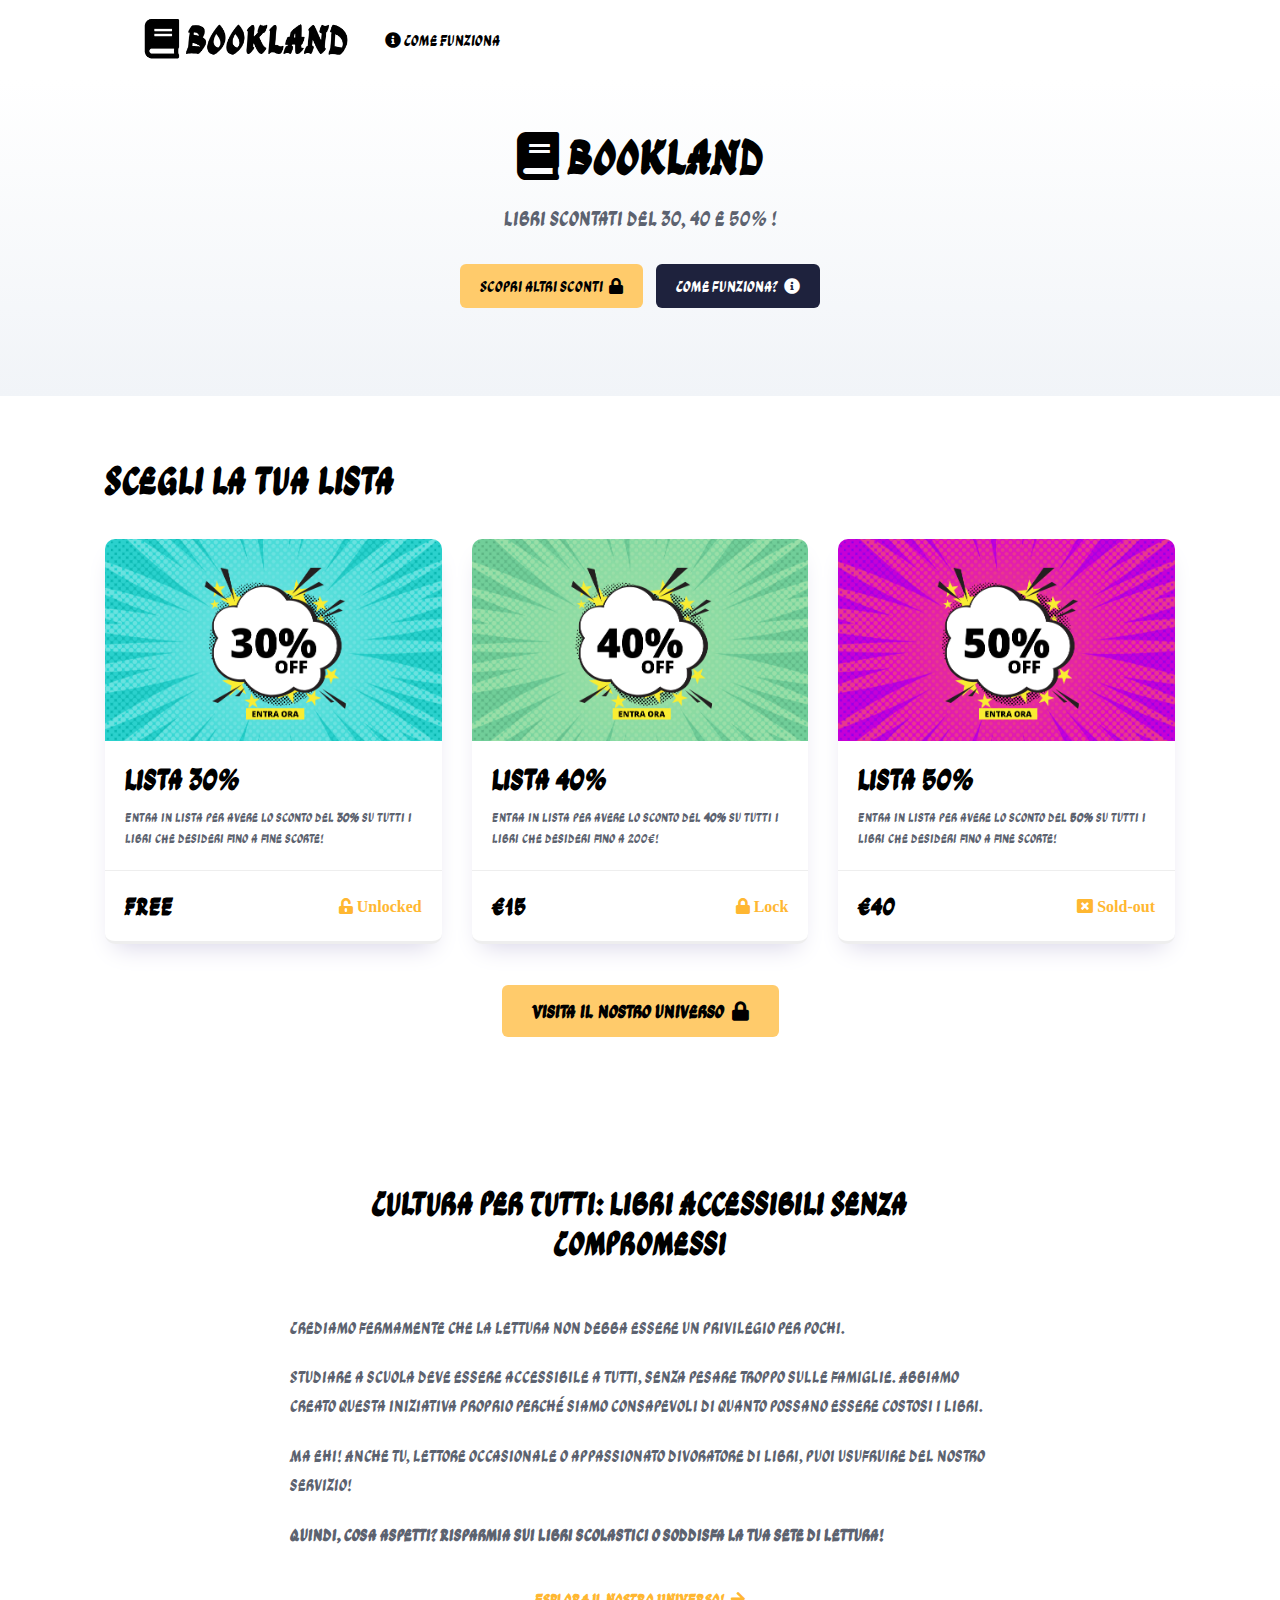
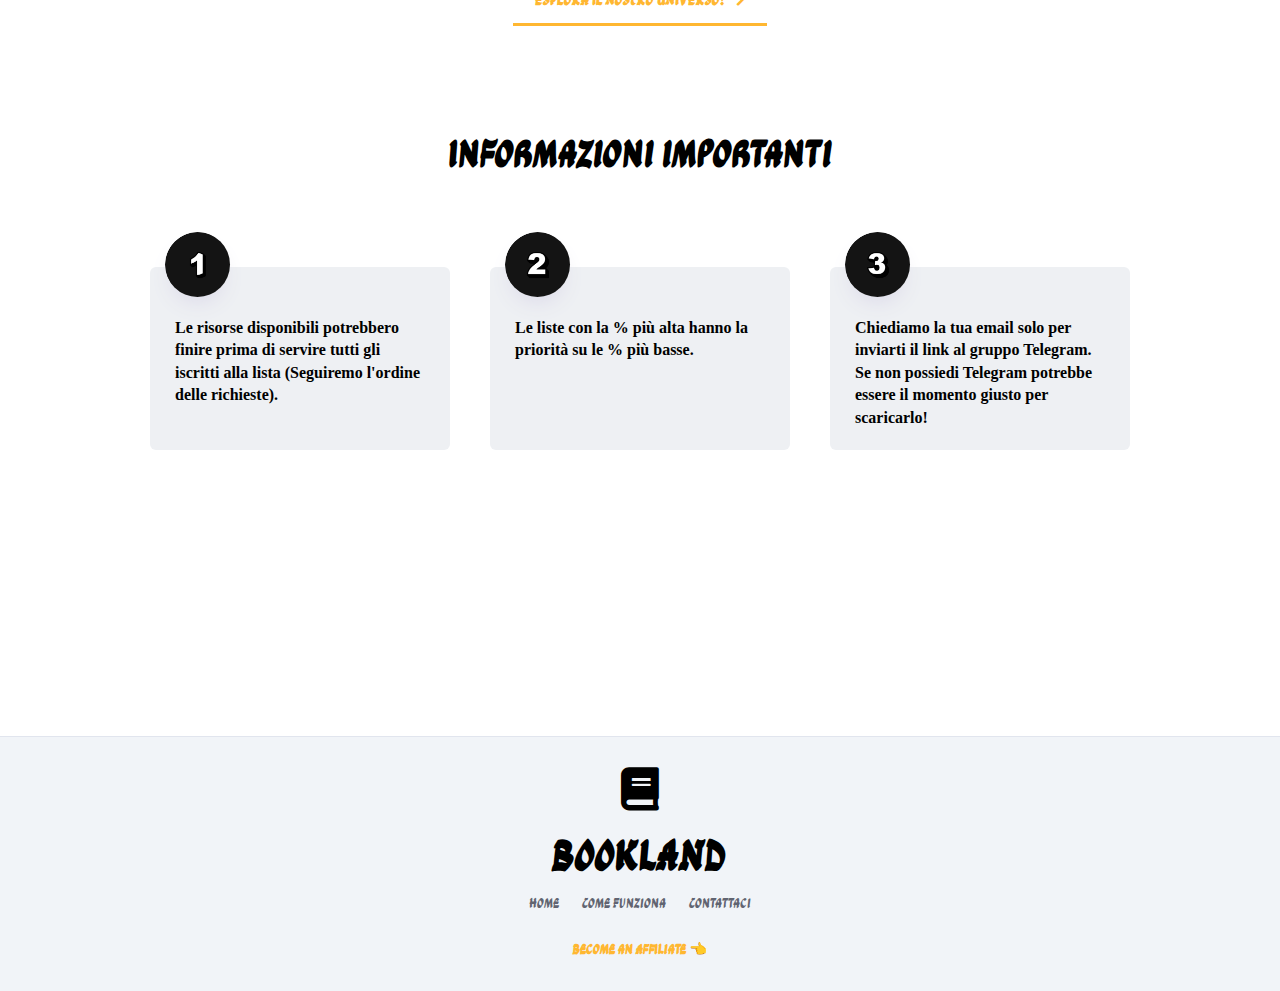
<file: index.html>
<!DOCTYPE html>
<html lang="en">

<head>
    <meta charset="UTF-8">
    <meta name="viewport" content="width=device-width, initial-scale=1.0, minimum-scale=1.0">

    <title>L'universo dei libri scontati fino al 50% | BOOKLAND</title>
    <meta name="description" content=" Non farti gravare il peso della cultura sulle tasche, da oggi c'è Bookland! ">

    <link rel="canonical" href="">
    <!-- <script type="text/javascript">window.$crisp=[];window.CRISP_WEBSITE_ID="0857caa2-d6ba-4b9f-af35-376bb1ab6350";(function(){d=document;s=d.createElement("script");s.src="https://client.crisp.chat/l.js";s.async=1;d.getElementsByTagName("head")[0].appendChild(s);})();</script> -->

    <link rel="apple-touch-icon" sizes="180x180" href="images/apple-touch-icon.png">
    <link rel="icon" type="image/png" sizes="32x32" href="images/favicon-32x32.png">
    <link rel="icon" type="image/png" sizes="16x16" href="images/favicon-16x16.png">
    <link rel="manifest" href="/site.webmanifest?v=ngJl4GXbK9">
    <link rel="mask-icon" href="images/safari-pinned-tab.svg" color="#ff0000">
    <link rel="shortcut icon" href="favicon.ico">
    <meta name="msapplication-TileColor" content="#ffc40d">
    <meta name="theme-color" content="#ffffff">


    <style>
        .stop-scroll {
            height: 100%;
            overflow: hidden
        }

        .mediabox-wrap {
            position: fixed;
            width: 100%;
            height: 100%;
            background-color: rgba(0, 0, 0, .8);
            top: 0;
            left: 0;
            opacity: 0;
            z-index: 999;
            -webkit-animation-duration: .5s;
            animation-duration: .5s;
            -webkit-animation-fill-mode: both;
            animation-fill-mode: both;
            -webkit-animation-name: mediabox;
            animation-name: mediabox
        }

        @-webkit-keyframes mediabox {
            0% {
                opacity: 0
            }

            100% {
                opacity: 1
            }
        }

        @keyframes mediabox {
            0% {
                opacity: 0
            }

            100% {
                opacity: 1
            }
        }

        .mediabox-content {
            max-width: 853px;
            display: block;
            margin: 0 auto;
            height: 100%;
            position: relative
        }

        .mediabox-content iframe {
            max-width: 100% !important;
            width: 100% !important;
            display: block !important;
            height: 480px !important;
            border: none !important;
            position: absolute;
            top: 0;
            bottom: 0;
            margin: auto 0
        }

        .mediabox-hide {
            -webkit-animation-duration: .5s;
            animation-duration: .5s;
            -webkit-animation-fill-mode: both;
            animation-fill-mode: both;
            -webkit-animation-name: mediaboxhide;
            animation-name: mediaboxhide
        }

        @-webkit-keyframes mediaboxhide {
            0% {
                opacity: 1
            }

            100% {
                opacity: 0
            }
        }

        @keyframes mediaboxhide {
            0% {
                opacity: 1
            }

            100% {
                opacity: 0
            }
        }

        .mediabox-close {
            position: absolute;
            top: 0;
            cursor: pointer;
            bottom: 528px;
            right: 0;
            margin: auto 0;
            width: 24px;
            height: 24px;
            background: url([data-uri]) no-repeat;
            background-size: 24px 24px
        }

        .mediabox-close:hover {
            opacity: .5
        }

        @media all and (max-width:768px) {
            .mediabox-content {
                max-width: 90%
            }
        }

        @media all and (max-width:600px) {
            .mediabox-content iframe {
                height: 320px !important
            }

            .mediabox-close {
                bottom: 362px
            }
        }

        @media all and (max-width:480px) {
            .mediabox-content iframe {
                height: 220px !important
            }

            .mediabox-close {
                bottom: 262px
            }
        }
    </style>

    <link rel="stylesheet" href="css/home.css">

    <link rel="stylesheet" href="css/all.min.css">
    <link href="css/aos.css" rel="stylesheet">

    <script>
        window.dataLayer = window.dataLayer || [];
        function gtag() { dataLayer.push(arguments); }
        gtag('js', new Date());
        gtag('config', 'UA-170261567-1');
    </script>

    <script type="application/ld+json">
        {
            "@context":"http://schema.org",
            "@type":"ItemList",
            "itemListElement":[
                {
                    "@type":"SiteNavigationElement",
                    "position":1,
                    "name": "Themes",
                    "description": "View BuildFaster's HTML themes and templates. Each can help you code your website faster.",
                    "url":"https://www.buildfaster.co/themes.html"
                },
                {
                    "@type":"SiteNavigationElement",
                    "position":2,
                    "name": "About",
                    "description": "Learn more about why BuildFaster's HTML themes and templates will help you code a website faster.",
                    "url":"https://www.buildfaster.co/about.html"
                },
                {
                    "@type":"SiteNavigationElement",
                    "position":3,
                    "name": "Contact",
                    "description": "Contact BuildFaster if you have any questions about our HTML themes and templates.",
                    "url":"https://www.buildfaster.co/contact.html"
                },
                {
                    "@type":"SiteNavigationElement",
                    "position":4,
                    "name": "Newsletter",
                    "description": "A weekly newsletter about web design, awesome resources, updates on new theme releases, and great discounts!",
                    "url":"https://buildfaster.substack.com/"
                }
            ]
        }
    </script>
</head>

<body role="main">
    <div class="all">
        <div class="nav-bg"></div>
        <div class="nav">
            <div class="nav-left">
                <div class="nav-link nav-logo">
                    <a href="index.html">
                        <img src="images/b-r-2.png" alt="Bookland logo" height="100%">
                    </a>
                </div>
                <div class="nav-links">
                    <div class="nav-link nav-reg-link">
                        <a href="about.html"><i class="fas fa-info-circle"></i> Come Funziona</a>
                    </div>
                </div>
            </div>
            <div class="nav-btn">
                <i class="fas fa-bars"></i>
            </div>
            <div class="nav-right">
                <!-- <div class="nav-link nav-watcha">
                <a href="https://fiddy.co/buildfaster.co?ref=fifty-badge" rel="noopener noreferrer" target="_blank"><img src="https://us-central1-fiftychar.cloudfunctions.net/badge?id=Bf3pyR89WVfiNfulJmlZ&score=all-time&mode=light" alt="BuildFaster - HTML themes made easy as pie. | Fifty Embed" height="50px"/></a>
            </div> -->
            </div>
            <div class="nav-links-mob">
                <div class="nav-link nav-reg-link">
                    <a href="about.html"><i class="fas fa-info-circle"></i> Come funziona</a>
                </div>
                <!-- <div class="nav-link nav-reg-link">
                <a href="https://fiddy.co/buildfaster.co?ref=fifty-badge" rel="noopener noreferrer" target="_blank"><img src="https://us-central1-fiftychar.cloudfunctions.net/badge?id=Bf3pyR89WVfiNfulJmlZ&score=all-time&mode=light" alt="BuildFaster - HTML themes made easy as pie. | Fifty Embed" height="50px"/></a>
            </div> -->
            </div>
        </div>
        <div class="content">
            <div class="hero">
                <div class="hero-inner">
                    <div class="hero-text">
                        <div class="hero-title">
                            <h1><i class="fas fa-book"></i> BOOKLAND</h1>
                        </div>

                        <div class="hero-para">
                            <p>
                                Libri <span style="white-space: nowrap;">scontati del 30, 40 e 50% !</span>
                            </p>
                        </div>
                        <div class="hero-cta">
                            <a href="#">Scopri altri sconti &nbsp;<i class="fas fa-lock"></i></a>
                            <!--fa-arrow-right-->
                            <a href="about.html">Come funziona?
                                &nbsp;<i class="fas fa-info-circle"></i></a>
                        </div>
                    </div>
                    <!---->
                    <div class="hero-image">

                    </div>

                </div>
            </div>
            <div class="main-content">
                <div class="themes-section">
                    <div class="themes-title">
                        <h2>Scegli la tua lista</h2>
                    </div>
                    <div class="themes-deco">
                        <div class="themes-deco4"></div>
                        <div class="themes-deco5"></div>
                    </div>
                    <div class="themes-grid">
                        <div class="themes-grid-item themes-item-ss">
                            <a href="#" aria-label="30%!!">
                            </a>
                            <div class="themes-item-img"><a href="#"
                                    aria-label="Half-Half Theme">
                                    <img src="images/madonna30.png" alt="30%!!">
                                </a><a href="#">
                                </a>
                                <div class="themes-hov"><a href="https://forms.gle/JhnD4BDaM2SKz6Fc7">
                                        <div class="themes-hov-item">
                                            <i class="fas fa-rocket"></i>
                                            <br>
                                            Invia richiesta
                                        </div>
                                    </a>
                                </div>

                            </div>

                            <div class="themes-item-title">
                                <h3>Lista 30%</h3>
                            </div>
                            <div class="themes-item-para">
                                <p>
                                    Entra in lista per avere lo sconto del <b>30%</b> su tutti i libri che desideri fino
                                    a fine scorte!
                                </p>
                            </div>
                            <div class="themes-item-bottom">
                                <div class="themes-price">FREE</div>
                                <div class="themes-info">
                                    <i class="fas fa-unlock-alt"> Unlocked</i>
                                </div>
                            </div>
                        </div>

                        <div class="themes-grid-item themes-item-lb">
                            <a href="#" aria-label="40%!!">
                            </a>
                            <div class="themes-item-img"><a href="#"
                                    aria-label="SimplyApp Theme">
                                    <img src="images/madonna40.png" alt="40%!!">
                                </a><a href="#">
                                </a>
                                <div class="themes-hov"><!--<a href="">-->
                                        <div class="themes-hov-item">
                                            <i class="fas fa-rocket"></i>
                                            <br>
                                            Invia richiesta
                                        </div>
                                    <!--</a>-->
                                </div>

                            </div>


                            <div class="themes-item-title">
                                <h3>Lista 40%</h3>
                            </div>
                            <div class="themes-item-para">
                                <p>
                                    Entra in lista per avere lo sconto del <b>40%</b> su tutti i libri che desideri fino
                                    a 200€!
                                </p>
                            </div>
                            <div class="themes-item-bottom">
                                <div class="themes-price">€15</div>
                                <div class="themes-info">
                                    <i class="fas fa-lock"> Lock</i>
                                </div>
                            </div>
                        </div>

                        <div class="themes-grid-item themes-item-lb">
                            <a href="#" aria-label="50%!!">
                            </a>
                            <div class="themes-item-img"><a href="#"
                                    aria-label="Lightning Blue Theme">
                                    <img src="images/madonna50.png" alt="50%!!">
                                </a><a href="#">
                                </a>
                                <div class="themes-hov"><!--<a href="" aria-disabled="false">-->
                                        <div class="themes-hov-item">
                                            <i class="fas fa-rocket"></i>
                                            <br>
                                            Invia richiesta
                                        </div>
                                    <!--</a>-->
                                </div>

                            </div>

                            <div class="themes-item-title">
                                <h3>Lista 50%</h3>
                            </div>
                            <div class="themes-item-para">
                                <p>
                                    Entra in lista per avere lo sconto del <b>50%</b> su tutti i libri che desideri fino
                                    a fine scorte!
                                </p>
                            </div>
                            <div class="themes-item-bottom">
                                <div class="themes-price">€40</div>
                                <div class="themes-info">
                                    <i class="fas fa-window-close"> Sold-out</i>
                                </div>
                            </div>
                        </div>
                    </div>
                    <div class="themes-cta">
                        <a href="#">Visita il nostro universo &nbsp;<i class="fas fa-lock"></i></a>
                    </div>
                </div>
                <div class="why-section">
                    <div class="why-text">
                        <div class="why-title">
                            <h2>
                                Cultura per Tutti: Libri Accessibili Senza Compromessi
                            </h2>
                        </div>
                        <div class="why-para">
                            <p>

                                Crediamo fermamente che la lettura non debba essere un privilegio per pochi.
                            </p>
                            <br>
                            <p>
                                Studiare a scuola deve essere accessibile a tutti, senza pesare troppo sulle famiglie. Abbiamo creato questa iniziativa proprio perché siamo consapevoli di quanto possano essere costosi i libri.
                            </p>
                            <br>
                            <p>
                                Ma ehi! Anche tu, lettore occasionale o appassionato divoratore di libri, puoi usufruire del nostro servizio!
                            </p>
                            <br>
                            <p>
                                <b>Quindi, cosa aspetti? Risparmia sui libri scolastici o soddisfa la tua sete di lettura!</b>
                            </p>
                        </div>
                        <div class="why-cta">
                            <a href="">ESPLORA IL NOSTRO UNIVERSO! &nbsp;<i class="fas fa-arrow-right"></i></a>
                        </div>
                    </div>
                </div>
                <div class="testimonial-section">
                    <div class="testimonial-title">
                        <h2>Informazioni importanti</h2>
                    </div>
                    <div class="testimonial-inner">
                        <div class="testimonial-group">
                            <div class="testimonial-img" style="background-image: url(images/num3.png)">

                            </div>
                            <div class="testimonial-flex">
                                <div class="testimonial-quote">
                                    <p>
                                        Le risorse disponibili potrebbero finire prima di servire tutti gli iscritti alla lista (Seguiremo l'ordine delle richieste).
                                    </p>
                                </div>
                            </div>
                        </div>
                        <div class="testimonial-group">
                            <div class="testimonial-img" style="background-image: url(images/num1.png)">

                            </div>
                            <div class="testimonial-flex">
                                <div class="testimonial-quote">
                                    <p>
                                        Le liste con la % più alta hanno la priorità su le % più basse.
                                    </p>
                                </div>
                            </div>
                        </div>
                        <div class="testimonial-group">
                            <div class="testimonial-img" style="background-image: url(images/num2.png)">

                            </div>
                            <div class="testimonial-flex">
                                <div class="testimonial-quote">
                                    <p>
                                        Chiediamo la tua email solo per inviarti il link al gruppo Telegram. Se non possiedi Telegram potrebbe essere il momento giusto per scaricarlo!
                                    </p>
                                </div>
                            </div>
                        </div>
                    </div>
                </div>
                <div class="newsletter-section" data-aos="fade-up">
                    <div class="newsletter-flex">
                        <div class="newsletter-text">
                            <h3>
                                Iscriviti alla newsletter!
                            </h3>
                        </div>
                        <div class="newsletter-sign">
                            <form name="emailsignup" netlify="">
                                <input type="email" name="email" placeholder="Email">
                                <button type="submit">Send</button>
                            </form>
                        </div>
                    </div>
                </div>
                <div class="extra">
                    <div class="extra-inner">
                        <div class="extra-deco4"></div>
                    </div>
                </div>
                <div class="footer-section">
                    <div class="footer-text">
                        <div class="footer-logo">
                            <h1><i class="fas fa-book"></i> BOOKLAND</h1>
                        </div>
                        <div class="footer-links">
                            <a href="index.html">Home</a>
                            <a href="about.html">Come Funziona</a>
                            <a href="https://forms.gle/hbrTBd4BtfafErqJA">Contattaci</a>
                        </div>
                        <br>
                        <div class="footer-links">
                            <a class="footer-aff" href=""
                                rel="noopener noreferrer nofollow" target="_blank">Become an Affiliate 👈</a>
                        </div>
                    </div>
                </div>
            </div>
        </div>
    </div>
    <script src="js/nav.js"></script>
    <!-- <script async defer src="https://cdn.boei.help/hello.js"></script> -->
    <!-- <script src="//code.tidio.co/lziy0u6o2kroqapm1xk9v9twuhjorgxs.js" async></script> -->
    <script src="js/gumroad.js"></script>
    <script src="js/aos.js"></script>
    <script>
        !function (root, factory) { "use strict"; "function" == typeof define && define.amd ? define([], factory) : "object" == typeof exports ? module.exports = factory() : root.MediaBox = factory() }(this, (function () { "use strict"; var MediaBox = function (element, params) { var default_params = { autoplay: "1" }, params = params || 0; return this && this instanceof MediaBox ? !!element && (this.params = Object.assign(default_params, params), this.selector = element instanceof NodeList ? element : document.querySelectorAll(element), this.root = document.querySelector("body"), void this.run()) : new MediaBox(element, params) }; return MediaBox.prototype = { run: function () { Array.prototype.forEach.call(this.selector, function (el) { el.addEventListener("click", function (e) { e.preventDefault(); var link = this.parseUrl(el.getAttribute("href")); this.render(link), this.events() }.bind(this), !1) }.bind(this)), this.root.addEventListener("keyup", function (e) { 27 === (e.keyCode || e.which) && this.close(this.root.querySelector(".mediabox-wrap")) }.bind(this), !1) }, template: function (s, d) { var p; for (p in d) d.hasOwnProperty(p) && (s = s.replace(new RegExp("{" + p + "}", "g"), d[p])); return s }, parseUrl: function (url) { var service = {}, matches; return (matches = url.match(/^.*(youtu.be\/|v\/|u\/\w\/|embed\/|watch\?v=)([^#\&\?]*).*/)) ? (service.provider = "youtube", service.id = matches[2]) : (matches = url.match(/https?:\/\/(?:www\.)?vimeo.com\/(?:channels\/|groups\/([^\/]*)\/videos\/|album\/(\d+)\/video\/|)(\d+)(?:$|\/|\?)/)) ? (service.provider = "vimeo", service.id = matches[3]) : (service.provider = "Unknown", service.id = ""), service }, render: function (service) { var embedLink, lightbox, urlParams; if ("youtube" === service.provider) embedLink = "https://www.youtube.com/embed/" + service.id; else { if ("vimeo" !== service.provider) throw new Error("Invalid video URL"); embedLink = "https://player.vimeo.com/video/" + service.id } urlParams = this.serialize(this.params), lightbox = this.template('<div class="mediabox-wrap" role="dialog" aria-hidden="false"><div class="mediabox-content" role="document" tabindex="0"><span id="mediabox-esc" class="mediabox-close" aria-label="close" tabindex="1"></span><iframe src="{embed}{params}" frameborder="0" allowfullscreen></iframe></div></div>', { embed: embedLink, params: urlParams }), this.lastFocusElement = document.activeElement, this.root.insertAdjacentHTML("beforeend", lightbox), document.body.classList.add("stop-scroll") }, events: function () { var wrapper = document.querySelector(".mediabox-wrap"), content = document.querySelector(".mediabox-content"); wrapper.addEventListener("click", function (e) { (e.target && "SPAN" === e.target.nodeName && "mediabox-close" === e.target.className || "DIV" === e.target.nodeName && "mediabox-wrap" === e.target.className || "mediabox-content" === e.target.className && "IFRAME" !== e.target.nodeName) && this.close(wrapper) }.bind(this), !1), document.addEventListener("focus", (function (e) { content && !content.contains(e.target) && (e.stopPropagation(), content.focus()) }), !0), content.addEventListener("keypress", function (e) { 13 === e.keyCode && this.close(wrapper) }.bind(this), !1) }, close: function (el) { if (null === el) return !0; var timer = null; timer && clearTimeout(timer), el.classList.add("mediabox-hide"), timer = setTimeout(function () { var el = document.querySelector(".mediabox-wrap"); null !== el && (document.body.classList.remove("stop-scroll"), this.root.removeChild(el), this.lastFocusElement.focus()) }.bind(this), 500) }, serialize: function (obj) { return "?" + Object.keys(obj).reduce((function (a, k) { return a.push(k + "=" + encodeURIComponent(obj[k])), a }), []).join("&") } }, MediaBox })), "function" != typeof Object.assign && Object.defineProperty(Object, "assign", { value: function assign(target, varArgs) { "use strict"; if (null == target) throw new TypeError("Cannot convert undefined or null to object"); for (var to = Object(target), index = 1; index < arguments.length; index++) { var nextSource = arguments[index]; if (null != nextSource) for (var nextKey in nextSource) Object.prototype.hasOwnProperty.call(nextSource, nextKey) && (to[nextKey] = nextSource[nextKey]) } return to }, writable: !0, configurable: !0 });
    </script>
    <script>
        MediaBox('.mediabox');
        AOS.init({
            once: true
        });
    </script>

</body>

</html>
</file>
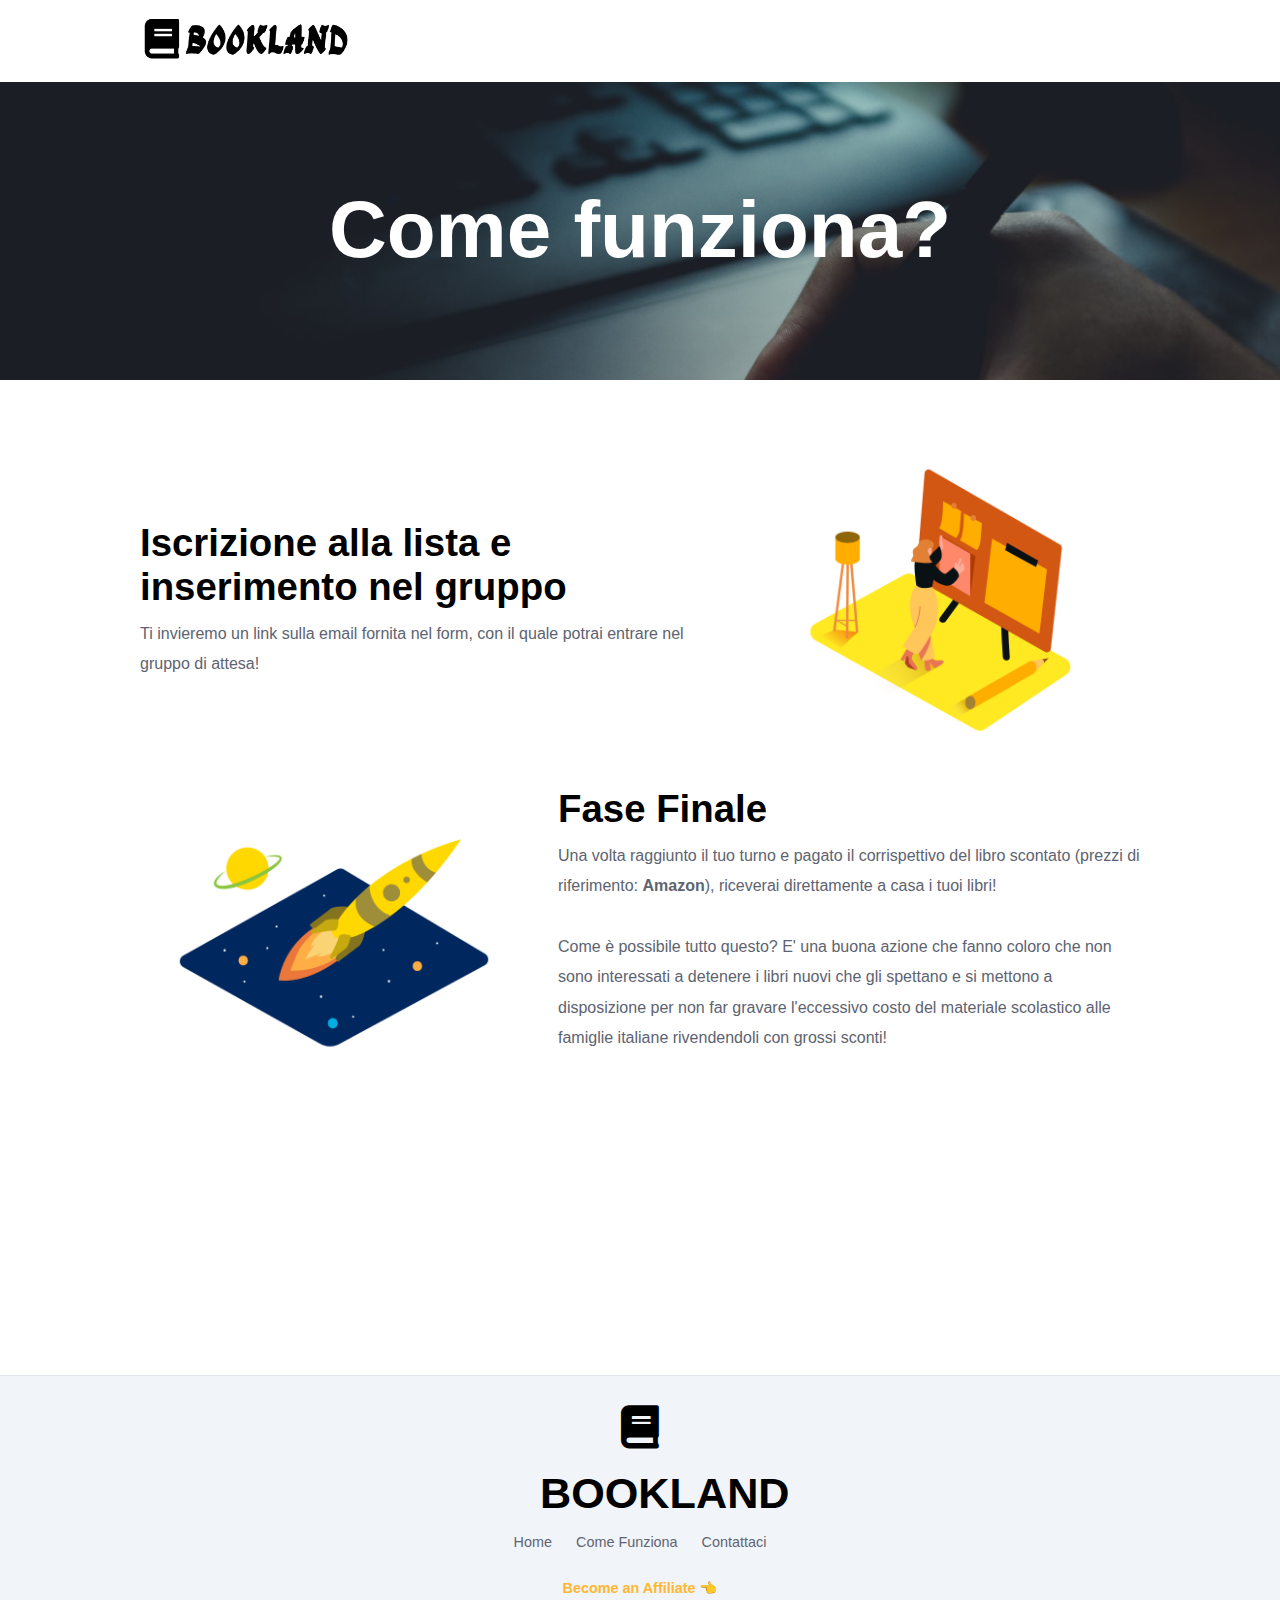
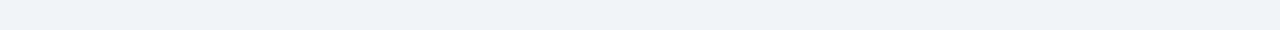
<file: about.html>
<!DOCTYPE html>
<html lang="en">

<head>
    <meta charset="UTF-8">
    <meta name="viewport" content="width=device-width, initial-scale=1.0, minimum-scale=1.0">

    <title>Come funziona? | BOOKLAND</title>
    <meta name="description" content=" Come funziona: L'universo dei libri scontati fino al 50% ">

    <link rel="canonical" href="">

    <link rel="apple-touch-icon" sizes="180x180" href="images/apple-touch-icon.png">
    <link rel="icon" type="image/png" sizes="32x32" href="images/favicon-32x32.png">
    <link rel="icon" type="image/png" sizes="16x16" href="images/favicon-16x16.png">
    <link rel="manifest" href="/site.webmanifest?v=ngJl4GXbK9">
    <link rel="mask-icon" href="images/safari-pinned-tab.svg" color="#ff0000">
    <link rel="shortcut icon" href="favicon.ico">
    <meta name="msapplication-TileColor" content="#ffc40d">
    <meta name="theme-color" content="#ffffff">
    <!-- <script type="text/javascript">window.$crisp=[];window.CRISP_WEBSITE_ID="0857caa2-d6ba-4b9f-af35-376bb1ab6350";(function(){d=document;s=d.createElement("script");s.src="https://client.crisp.chat/l.js";s.async=1;d.getElementsByTagName("head")[0].appendChild(s);})();</script> -->

    <link rel="stylesheet" href="css/about.css">

    <link rel="stylesheet" href="css/all.min.css">
    <link href="css/aos.css" rel="stylesheet">

    <script>
        window.dataLayer = window.dataLayer || [];
        function gtag() { dataLayer.push(arguments); }
        gtag('js', new Date());
        gtag('config', 'UA-170261567-1');
    </script>
</head>

<body role="main">
    <div class="nav-bg"></div>
    <div class="nav">
        <div class="nav-left">
            <div class="nav-link nav-logo">
                <a href="index.html">
                    <img src="images/b-r-2.png" alt="BuildFaster.co logo" height="100%">
                </a>
            </div>
            <div class="nav-links">

            </div>
        </div>
        <div class="nav-btn">
            <i class="fas fa-bars"></i>
        </div>
        <div class="nav-right">
            <!-- <div class="nav-link nav-watcha">
            <a href="https://fiddy.co/buildfaster.co?ref=fifty-badge" rel="noopener noreferrer" target="_blank"><img src="https://us-central1-fiftychar.cloudfunctions.net/badge?id=Bf3pyR89WVfiNfulJmlZ&score=all-time&mode=light" alt="BuildFaster - HTML themes made easy as pie. | Fifty Embed" height="50px"/></a>
        </div> -->
        </div>
        <div class="nav-links-mob">
            <div class="nav-link nav-reg-link">
                <a href="index.html" class="ciao">
                    <b><i class="fas fa-book"></i> BOOKLAND Home</b></a>
            </div>
            <!-- <div class="nav-link nav-reg-link">
            <a href="https://fiddy.co/buildfaster.co?ref=fifty-badge" rel="noopener noreferrer" target="_blank"><img src="https://us-central1-fiftychar.cloudfunctions.net/badge?id=Bf3pyR89WVfiNfulJmlZ&score=all-time&mode=light" alt="BuildFaster - HTML themes made easy as pie. | Fifty Embed" height="50px"/></a>
        </div> -->
        </div>
    </div>
    <div class="content">
        <div class="about-front">
            <div class="about-front-title">
                <h1>Come funziona?</h1>
            </div>
        </div>
        <div class="about-section">
            <div class="about-group">
                <div class="about-text" \="">
                    <div class="about-title">
                        <h2>Iscrizione alla lista e inserimento nel gruppo</h2>
                    </div>
                    <div class="about-para">
                        <p>
                            Ti invieremo un link sulla email fornita nel form, con il quale potrai entrare nel gruppo di attesa!
                        </p>
                    </div>
                </div>
                <div class="about-img-section" data-aos="fade-left" data-aos-duration="700"
                    data-aos-anchor-placement="top">
                    <div class="about-img" style="background-image: url(images/neat_code.png);"></div>
                </div>
            </div>
            <div class="about-group">
                <div class="about-img-section" data-aos="fade-right" data-aos-duration="700"
                    data-aos-anchor-placement="top">
                    <div class="about-img" style="background-image: url(images/rocket_launch.png);"></div>
                </div>
                <div class="about-text">
                    <div class="about-title">
                        <h2>Fase Finale</h2>
                    </div>
                    <div class="about-para">
                        <p>
                            Una volta raggiunto il tuo turno e pagato il corrispettivo del libro scontato (prezzi di riferimento: <b>Amazon</b>), riceverai direttamente a casa i tuoi libri!
                            <br><br>
                            Come è possibile tutto questo? 
                            
                            E' una buona azione che fanno coloro che non sono interessati a detenere i libri nuovi che gli spettano e si mettono a disposizione per non far gravare l'eccessivo costo del materiale scolastico alle famiglie italiane rivendendoli con grossi sconti!
                        </p>
                    </div>
                </div>
            </div>
        </div>
        <div class="newsletter-section" data-aos="fade-up">
            <div class="newsletter-flex">
                <div class="newsletter-text">
                    <h3>
                        Iscriviti alla newsletter!
                    </h3>
                </div>
                <div class="newsletter-sign">
                    <form name="emailsignup" netlify="">
                        <input type="email" name="email" placeholder="Email">
                        <button type="submit">Send</button>
                    </form>
                </div>
            </div>
        </div>
        <div class="footer-section">
            <div class="footer-text">
                <div class="footer-logo">
                    <h1><i class="fas fa-book"></i> BOOKLAND</h1>
                </div>
                <div class="footer-links">
                    <a href="index.html">Home</a>
                    <a href="about.html">Come Funziona</a>
                    <a href="https://forms.gle/hbrTBd4BtfafErqJA">Contattaci</a>
                </div>
                <br>
                <div class="footer-links">
                    <a class="footer-aff" href=""
                        rel="noopener noreferrer nofollow" target="_blank">Become an Affiliate 👈</a>
                </div>
            </div>
        </div>
    </div>
    <!-- <script src="//code.tidio.co/lziy0u6o2kroqapm1xk9v9twuhjorgxs.js" async></script> -->
    <script src="js/nav.js"></script>
    <!-- <script async defer src="https://cdn.boei.help/hello.js"></script> -->
    <script src="js/aos.js"></script>
    <script>
        AOS.init({
            once: true
        });
    </script>

</body>

</html>
</file>
<file: css/home.css>
@import url("https://fonts.googleapis.com/css2?family=Inter:wght@400;600;700;900&display=swap");
@import url('https://fonts.googleapis.com/css2?family=Ga+Maamli&display=swap');
body {
  width: 100%;
  height: 100vh;
  margin: 0;
  padding: 0;
  overflow-x: hidden;
}

* {
  margin: 0;
  padding: 0;
}

h1 {
  font-size: 2.35em;
  line-height: 1.5em;
  font-weight: 600;
  color: black;
}

p {
  font-size: 1.1em;
  font-weight: 400;
  line-height: 1.8em;
  color: #5d6370;
}

.content {
  padding: 0;
  -webkit-transition: -webkit-filter 0.5s;
  transition: -webkit-filter 0.5s;
  transition: filter 0.5s;
  transition: filter 0.5s, -webkit-filter 0.5s;
}

@media only screen and (max-width: 420px) {
  h1 {
    font-size: 2.5em;
  }
  p {
    font-size: 1em;
  }
}

body {
  font-family: "Ga Maamli", sans-serif;
}

h1, h2, h3 {
  font-family: "Ga Maamli", sans-serif;
}

h1 {
  font-size: 3em;
  font-weight: 900;
}

h2 {
  font-size: 2.4em;
  font-weight: 800;
}

h3 {
  font-size: 1.8em;
  font-weight: 700;
}

p {
  font-size: 1.05em;
  line-height: 1.6em;
}

.demo {
  background: white;
  text-align: center;
  padding: 100px 0px;
  width: 100%;
}

.demo video {
  max-width: 700px;
  width: auto;
  border-radius: 10px;
  outline: none;
  cursor: pointer;
}

.demo-title {
  padding-bottom: 2em;
}

@media only screen and (max-width: 800px) {
  .demo video {
    width: 90%;
  }
}

.deal {
  width: 100%;
  max-width: 900px;
  margin: auto;
  border-radius: 12px;
  overflow: hidden;
  background: url(../images/save.svg) no-repeat;
  background-position: right center;
  background-size: auto 100%;
}

.deal-content {
  padding: 80px 30px;
}

.deal-code {
  font-size: 2em;
  font-weight: 900;
  margin: 20px 0px 40px;
}

.deal-btn {
  margin: 12px 0px;
}

.deal-btn a {
  text-decoration: none;
  font-weight: 400;
  color: white;
  padding: 12px 14px;
  border-radius: 6px;
  -webkit-transition: background 0.3s;
  transition: background 0.3s;
  background: #ffb731;
}

.deal-btn a:hover {
  background: #6783ff;
}

.help-section {
  width: 100%;
  display: -webkit-box;
  display: -ms-flexbox;
  display: flex;
  background: white;
  -webkit-box-align: center;
      -ms-flex-align: center;
          align-items: center;
  -webkit-box-orient: vertical;
  -webkit-box-direction: normal;
      -ms-flex-direction: column;
          flex-direction: column;
  padding: 0px 0px 60px;
}

.help-title {
  font-weight: 600;
  line-height: 1.4em;
  color: black;
  font-family: "Inter";
  max-width: 850px;
  margin: auto;
  text-align: center;
  padding: 15px;
}

.help-para {
  max-width: 650px;
  padding: 15px;
  font-size: 1.2em;
  line-height: 1.75em;
  text-align: left;
  color: #5d6370;
}

.help-para a {
  color: #5d6370;
  font-weight: 500;
}

.help-group {
  padding: 20px 0px 0px;
  display: -webkit-box;
  display: -ms-flexbox;
  display: flex;
  -webkit-box-align: center;
      -ms-flex-align: center;
          align-items: center;
  -ms-flex-wrap: wrap;
      flex-wrap: wrap;
  -webkit-box-pack: center;
      -ms-flex-pack: center;
          justify-content: center;
}

.help-group a {
  margin: 5px;
}

.hero {
  width: 100%;
  padding: 0px 0px 0px;
  background: -webkit-gradient(linear, left bottom, left top, from(#f1f4f8), to(white));
  background: linear-gradient(to top, #f1f4f8, white);
  position: relative;
  overflow: hidden;
  z-index: 1;
}

.hero-inner {
  max-width: 1200px;
  margin: auto;
  display: -webkit-box;
  display: -ms-flexbox;
  display: flex;
  -webkit-box-align: center;
      -ms-flex-align: center;
          align-items: center;
  -webkit-box-orient: vertical;
  -webkit-box-direction: normal;
      -ms-flex-direction: column;
          flex-direction: column;
  position: relative;
  z-index: 0;
}

.hero-text {
  max-width: 1100px;
  text-align: left;
  display: -webkit-box;
  display: -ms-flexbox;
  display: flex;
  -webkit-box-orient: vertical;
  -webkit-box-direction: normal;
      -ms-flex-direction: column;
          flex-direction: column;
  -webkit-box-align: center;
      -ms-flex-align: center;
          align-items: center;
  width: 100%;
  padding: 40px 0px 0px;
}

.hero-title {
  font-weight: 600;
}

.hero-para {
  padding: 10px 15px 40px;
  font-size: 1.25em;
  color: #5d6370;
}

.hero-cta a {
  text-decoration: none;
  color: black;
  padding: 12px 20px;
  background: #ffcb6b;
  border-radius: 6px;
  -webkit-transition: background 0.3s;
  transition: background 0.3s;
  white-space: nowrap;
}

.hero-cta a:hover {
  background: #ffb731;
}

.hero-cta a:last-child {
  margin-left: 10px;
  color: white;
  background: #1e223d;
}

.hero-cta a:last-child:hover {
  background: #10111b;
}

.hero-image {
  width: 100%;
  height: 100px;
  /*background: url(../images/hero_xxl.png) bottom center no-repeat;*/
  background-size: 100%;
}

@media only screen and (max-width: 1300px) {
  .hero-image {
    /*background: url(../images/hero_xl.png) bottom center no-repeat;*/
  }
}

@media only screen and (max-width: 900px) {
  .hero-text {
    text-align: center;
    -webkit-box-align: center;
        -ms-flex-align: center;
            align-items: center;
    -webkit-box-pack: center;
        -ms-flex-pack: center;
            justify-content: center;
  }
  .hero-image {
    /*background: url(../images/hero_l.png) bottom center no-repeat;*/
  }
}

@media only screen and (max-width: 700px) {
  .hero-image {
    height: 100px;
    /*background: url(../images/hero_m.png) bottom center no-repeat;*/
  }
}

@media only screen and (max-width: 680px) {
  .hero-text {
    padding-top: 120px;
  }
}

@media only screen and (max-width: 550px) {
  .hero-image {
    height: 100px;
    /*background: url(../images/hero_s.png) bottom center no-repeat;*/
  }
}

@media only screen and (max-width: 450px) {
  .hero-image {
    height: 100px;
    /*background: url(../images/hero_xs.png) bottom center no-repeat;*/
  }
  .hero-cta {
    display: -webkit-box;
    display: -ms-flexbox;
    display: flex;
    -webkit-box-pack: center;
        -ms-flex-pack: center;
            justify-content: center;
    -webkit-box-align: center;
        -ms-flex-align: center;
            align-items: center;
    -webkit-box-orient: vertical;
    -webkit-box-direction: normal;
        -ms-flex-direction: column;
            flex-direction: column;
  }
  .hero-cta a:last-child {
    margin-left: 0px;
    margin-top: 10px;
  }
}

.newsletter-section {
  max-width: 600px;
  width: auto;
  display: -webkit-box;
  display: -ms-flexbox;
  display: flex;
  -webkit-box-align: center;
      -ms-flex-align: center;
          align-items: center;
  -webkit-box-orient: vertical;
  -webkit-box-direction: normal;
      -ms-flex-direction: column;
          flex-direction: column;
  padding: 30px 30px 30px;
  margin: 40px auto 100px;
  position: relative;
  overflow: hidden;
  border-radius: 6px;
  background: #232630;
  -webkit-box-shadow: 0px 16px 32px 0px #d5d2e6aa;
          box-shadow: 0px 16px 32px 0px #d5d2e6aa;
}

.newsletter-flex {
  display: -webkit-box;
  display: -ms-flexbox;
  display: flex;
  -webkit-box-align: center;
      -ms-flex-align: center;
          align-items: center;
  -webkit-box-pack: center;
      -ms-flex-pack: center;
          justify-content: center;
  width: 100%;
  margin: auto;
}

.newsletter-text {
  text-align: left;
  width: 60%;
  margin-right: 20px;
}

.newsletter-text h3 {
  color: #e0e0e0;
  font-weight: 600;
  font-size: 1.4em;
}

.newsletter-sign form {
  display: -webkit-box;
  display: -ms-flexbox;
  display: flex;
  -webkit-box-align: center;
      -ms-flex-align: center;
          align-items: center;
  -webkit-box-pack: center;
      -ms-flex-pack: center;
          justify-content: center;
}

.newsletter-sign input, .newsletter-sign button {
  padding: 10px 16px;
  font-family: "Inter";
  border-radius: 6px;
  border: none;
  outline: none;
  -webkit-transition: -webkit-box-shadow 0.3s;
  transition: -webkit-box-shadow 0.3s;
  transition: box-shadow 0.3s;
  transition: box-shadow 0.3s, -webkit-box-shadow 0.3s;
}

.newsletter-sign input {
  margin-right: 6px;
  background: #4f535c;
  color: white;
}

.newsletter-sign input::-webkit-input-placeholder {
  color: #aaa;
}

.newsletter-sign input:-ms-input-placeholder {
  color: #aaa;
}

.newsletter-sign input::-ms-input-placeholder {
  color: #aaa;
}

.newsletter-sign input::placeholder {
  color: #aaa;
}

.newsletter-sign input:focus {
  -webkit-box-shadow: 0px 0px 0px 2px #ffffff62;
          box-shadow: 0px 0px 0px 2px #ffffff62;
  border-color: transparent;
}

.newsletter-sign button {
  background: #ffcb6b;
  color: black;
  font-weight: 600;
  cursor: pointer;
  -webkit-transition: background 0.3s;
  transition: background 0.3s;
}

.newsletter-sign button:hover {
  background: #ffb731;
}

.newsletter-sign button:focus {
  -webkit-box-shadow: 0px 0px 0px 2px #ffb73144;
          box-shadow: 0px 0px 0px 2px #ffb73144;
  border-color: transparent;
}

@media only screen and (max-width: 1140px) {
  .newsletter-section {
    width: 80%;
    margin: 40px auto 100px;
  }
}

@media only screen and (max-width: 1050px) {
  .newsletter-para {
    font-size: 0.85em;
  }
}

@media only screen and (max-width: 900px) {
  .newsletter-para {
    font-size: 0.75em;
  }
}

@media only screen and (max-width: 620px) {
  .newsletter-flex {
    -webkit-box-orient: vertical;
    -webkit-box-direction: normal;
        -ms-flex-direction: column;
            flex-direction: column;
  }
  .newsletter-sign, .newsletter-text {
    width: 100%;
    max-width: 300px;
    text-align: center;
    margin-right: 0px;
  }
  .newsletter-text {
    padding-bottom: 30px;
  }
}

@media only screen and (max-width: 450px) {
  .newsletter-section {
    width: 70%;
  }
  .newsletter-sign form {
    -webkit-box-orient: vertical;
    -webkit-box-direction: normal;
        -ms-flex-direction: column;
            flex-direction: column;
  }
  .newsletter-sign input {
    margin-right: 0px;
    margin-bottom: 12px;
    background: #4f535c;
  }
  .newsletter-sign button {
    padding: 10px 30px;
  }
  .newsletter-text {
    font-size: 1em;
    font-weight: 500;
  }
}

@media only screen and (max-width: 350px) {
  .newsletter-sign button, .newsletter-sign input {
    width: 100%;
  }
  .newsletter-section {
    width: 60%;
  }
  .newsletter-text {
    font-size: 0.8em;
  }
}

.testimonial-section {
  padding: 60px 0px 30px;
  display: -webkit-box;
  display: -ms-flexbox;
  display: flex;
  width: auto;
  margin: auto;
  -webkit-box-align: center;
      -ms-flex-align: center;
          align-items: center;
  -webkit-box-pack: center;
      -ms-flex-pack: center;
          justify-content: center;
  -webkit-box-orient: vertical;
  -webkit-box-direction: normal;
      -ms-flex-direction: column;
          flex-direction: column;
  background: white;
}

.testimonial-title {
  text-align: center;
  padding: 0px 0px 20px;
  z-index: 1;
}

.testimonial-title h1 {
  color: black;
}

.testimonial-inner {
  display: -webkit-box;
  display: -ms-flexbox;
  display: flex;
  -webkit-box-align: center;
      -ms-flex-align: center;
          align-items: center;
  -webkit-box-pack: center;
      -ms-flex-pack: center;
          justify-content: center;
  -webkit-box-orient: horizontal;
  -webkit-box-direction: normal;
      -ms-flex-direction: row;
          flex-direction: row;
  margin-top: 50px;
}

.testimonial-group {
  border-radius: 6px;
  max-width: 300px;
  width: 100%;
  background: #eef0f3;
  position: relative;
  margin: 20px;
  padding-bottom: 20px;
}

.testimonial-flex {
  width: auto;
  display: -webkit-box;
  display: -ms-flexbox;
  display: flex;
  -webkit-box-pack: center;
      -ms-flex-pack: center;
          justify-content: center;
  -webkit-box-align: start;
      -ms-flex-align: start;
          align-items: flex-start;
  -webkit-box-orient: vertical;
  -webkit-box-direction: normal;
      -ms-flex-direction: column;
          flex-direction: column;
  padding: 50px 25px 25px;
}

.testimonial-quote {
  position: relative;
  font-family: "Inter";
  height: 5.5em;
  display: -webkit-box;
  display: -ms-flexbox;
  display: flex;
}

.testimonial-quote p {
  color: black;
  line-height: 1.4em;
  font-size: 1em;
  font-weight: 600;
}

.testimonial-name {
  font-size: 1em;
  font-weight: 600;
  color: black;
  line-height: 1.6em;
}

.testimonial-name a {
  color: black;
  text-decoration: none;
  font-weight: 400;
  font-size: 0.8em;
}

.testimonial-name a:hover {
  text-decoration: underline;
}

.testimonial-img {
  position: absolute;
  -webkit-box-shadow: 0px 12px 24px -10px #d5d2e6;
          box-shadow: 0px 12px 24px -10px #d5d2e6;
  height: 65px;
  width: 65px;
  top: 37.5px;
  left: 15px;
  background-position: center;
  background-size: cover;
  background-repeat: no-repeat;
  border-radius: 50%;
  margin: -72px 0px 30px;
}

@media only screen and (max-width: 900px) {
  .testimonial-group {
    font-size: 0.8em;
    margin: 10px;
  }
}

@media only screen and (max-width: 750px) {
  .testimonial-flex {
    padding: 50px 15px 15px;
  }
}

@media only screen and (max-width: 700px) {
  .testimonial-inner {
    -webkit-box-orient: vertical;
    -webkit-box-direction: normal;
        -ms-flex-direction: column;
            flex-direction: column;
    margin: 15px;
  }
  .testimonial-group:nth-child(2) {
    margin: 70px 10px 70px;
  }
}

@media only screen and (max-width: 420px) {
  .testimonial-quote {
    height: auto;
    margin-bottom: 30px;
  }
}

.themes-section {
  padding: 40px 20px 60px;
  position: relative;
  max-width: 1100px;
  margin: auto;
}

.themes-title {
  padding: 20px 15px;
  text-align: left;
}

.themes-title h1 {
  color: black;
}

.themes-para {
  text-align: center;
  padding-bottom: 20px;
}

.themes-para h1 {
  color: black;
}

.themes-grid {
  display: -webkit-box;
  display: -ms-flexbox;
  display: flex;
  -webkit-box-align: start;
      -ms-flex-align: start;
          align-items: flex-start;
  -webkit-box-pack: center;
      -ms-flex-pack: center;
          justify-content: center;
}

.themes-grid a {
  text-decoration: none;
}

.themes-grid-item {
  width: auto;
  border-radius: 10px;
  overflow: hidden;
  background: white;
  -webkit-box-shadow: 0px 12px 24px -10px #d5d2e6;
          box-shadow: 0px 12px 24px -10px #d5d2e6;
  text-align: left;
  margin: 15px;
  z-index: 10;
  border-bottom: solid 3px #eee;
}

.themes-item-img {
  overflow: hidden;
  position: relative;
}

.themes-item-img img {
  width: 100%;
  height: auto;
  margin-bottom: -4px;
}

.themes-item-img:hover .themes-hov {
  opacity: 1;
}

.themes-hov {
  display: -webkit-box;
  display: -ms-flexbox;
  display: flex;
  -webkit-box-align: center;
      -ms-flex-align: center;
          align-items: center;
  -webkit-box-pack: center;
      -ms-flex-pack: center;
          justify-content: center;
  position: absolute;
  top: 0;
  right: 0;
  bottom: 0;
  left: 0;
  background: #000000cc;
  opacity: 0;
  -webkit-transition: opacity 0.3s;
  transition: opacity 0.3s;
}

.themes-hov-item {
  text-align: center;
  line-height: 1em;
  font-size: 1em;
  color: white;
  display: -webkit-box;
  display: -ms-flexbox;
  display: flex;
  -webkit-box-align: center;
      -ms-flex-align: center;
          align-items: center;
  -webkit-box-pack: center;
      -ms-flex-pack: center;
          justify-content: center;
  -webkit-box-orient: vertical;
  -webkit-box-direction: normal;
      -ms-flex-direction: column;
          flex-direction: column;
  width: 160px;
}

.themes-hov-item i {
  font-size: 1.6em;
  background: white;
  color: black;
  display: -webkit-box;
  display: -ms-flexbox;
  display: flex;
  -webkit-box-align: center;
      -ms-flex-align: center;
          align-items: center;
  -webkit-box-pack: center;
      -ms-flex-pack: center;
          justify-content: center;
  width: 70px;
  height: 70px;
  border-radius: 50%;
  -webkit-transition: background 0.3s;
  transition: background 0.3s;
}

.themes-hov-item i:hover {
  background: #bbb;
}

.themes-item-title {
  color: black;
  font-family: "Inter";
  padding: 20px 20px 0px;
}

.themes-item-para {
  font-size: 0.8em;
  color: #5d6370;
  line-height: 1.6em;
  text-align: left;
  padding: 10px 20px 20px;
  border-bottom: solid 1.5px #eeeeee;
}

.themes-item-bottom {
  display: -webkit-box;
  display: -ms-flexbox;
  display: flex;
  -webkit-box-align: center;
      -ms-flex-align: center;
          align-items: center;
  -webkit-box-pack: justify;
      -ms-flex-pack: justify;
          justify-content: space-between;
  padding: 20px;
}

.themes-price {
  font-size: 1.5em;
  font-weight: 600;
  text-decoration: none;
  color: black;
}

.themes-info {
  font-size: 1em;
  font-weight: 400;
  text-decoration: none;
  color: #ffb731;
}

.themes-cta {
  width: 100%;
  padding: 40px 0px 0px;
  text-align: center;
}

.themes-cta a {
  font-size: 1.2em;
  padding: 14px 30px;
  font-weight: 600;
  background: #ffcb6b;
  -webkit-transition: background 0.5s;
  transition: background 0.5s;
  color: black;
  text-decoration: none;
  border-radius: 6px;
}

.themes-cta a:hover {
  background: #ffb731;
}

@media only screen and (max-width: 1000px) {
  .themes-item-title {
    font-size: 0.75em;
  }
  .themes-item-para {
    font-size: 0.75em;
  }
  .themes-price {
    font-size: 1.2em;
  }
}

@media only screen and (max-width: 900px) {
  .themes-title {
    text-align: center;
  }
  .themes-grid {
    -ms-flex-wrap: wrap;
        flex-wrap: wrap;
    max-width: 500px;
    margin: auto;
  }
}

@media only screen and (max-width: 700px) {
  .themes-grid {
    -webkit-box-orient: vertical;
    -webkit-box-direction: normal;
        -ms-flex-direction: column;
            flex-direction: column;
  }
  .themes-title {
    text-align: center;
  }
  .themes-grid-item {
    width: 400px;
    margin: 10px auto;
  }
  .themes-item-para {
    max-width: 500px;
    margin: auto;
  }
  .themes-hov-item {
    font-size: 0.8em;
    width: 120px;
  }
  .themes-hov-item i {
    font-size: 1.5em;
    width: 60px;
    height: 60px;
  }
}

@media only screen and (max-width: 650px) {
  .themes-grid {
    -ms-grid-columns: auto;
        grid-template-columns: auto;
    width: auto;
  }
}

@media only screen and (max-width: 450px) {
  .themes-grid-title {
    -webkit-box-orient: vertical;
    -webkit-box-direction: normal;
        -ms-flex-direction: column;
            flex-direction: column;
  }
  .themes-price {
    margin-left: 0px;
    margin-top: 8px;
  }
  .themes-hov-item {
    font-size: 0.8em;
    width: 100px;
  }
  .themes-hov-item i {
    font-size: 1.4em;
    width: 45px;
    height: 45px;
  }
  .themes-grid-item {
    max-width: 400px;
    width: auto;
    margin: 10px 0px;
  }
}

.why-section {
  padding: 60px 0px;
}

.why-text {
  max-width: 700px;
  width: auto;
  margin: auto;
  display: -webkit-box;
  display: -ms-flexbox;
  display: flex;
  -webkit-box-orient: vertical;
  -webkit-box-direction: normal;
      -ms-flex-direction: column;
          flex-direction: column;
  -webkit-box-pack: center;
      -ms-flex-pack: center;
          justify-content: center;
  height: 100%;
  padding: 0px 15px;
}

.why-title {
  padding-bottom: 10px;
  font-family: "Inter";
  text-align: center;
}

.why-title h2 {
  font-weight: 600;
  font-size: 2em;
  margin: 40px 0px;
}

.why-para {
  text-align: left;
}

.why-para p {
  line-height: 1.75em;
  color: #5d6370;
}

.why-cta {
  text-align: center;
  margin-top: 40px;
  position: relative;
}

.why-cta a {
  border-bottom: solid #ffb731;
  color: #ffb731;
  text-decoration: none;
  padding: 14px 22px;
  font-weight: 600;
  font-size: 1em;
  white-space: nowrap;
}

.why-img {
  padding: 20px 0px 0px;
  max-width: 650px;
  width: 100%;
  margin: auto;
  position: relative;
}

.why-img img {
  width: 100%;
}

.why-deco1 {
  position: absolute;
  width: 240px;
  height: 180px;
  background: radial-gradient(#ffc4008a 15%, #ffffff00 15%);
  background-repeat: repeat;
  background-size: 20px 20px;
  z-index: -100;
  bottom: -20px;
  left: -38px;
}

.why-deco2 {
  position: absolute;
  width: 240px;
  height: 180px;
  background: radial-gradient(#003cff44 15%, #ffffff00 15%);
  background-repeat: repeat;
  background-size: 20px 20px;
  z-index: -100;
  top: 20px;
  right: -38px;
}

@media only screen and (max-width: 800px) {
  .why-title {
    font-size: 0.85em;
  }
  .why-para {
    text-align: left;
  }
}

@media only screen and (max-width: 600px) {
  .why-title {
    font-size: 0.8em;
  }
  .why-deco1, .why-deco2 {
    display: none;
  }
}

.main-content {
  overflow: hidden;
  position: relative;
  width: 100%;
}

@media only screen and (max-width: 800px) {
  .testimonial-title, .themes-title, .final-title, .bigdia-title, .help-title, .demo-title, .trial-title, .newsletter-title {
    font-size: 0.85em;
  }
}

@media only screen and (max-width: 600px) {
  .testimonial-title, .themes-title, .final-title, .bigdia-title, .help-title, .demo-title, .trial-title, .newsletter-title {
    font-size: 0.8em;
  }
}

.footer-section {
  background: #f1f4f8;
  margin: 0;
  padding: 20px 10px 30px;
  color: #616471;
  display: -webkit-box;
  display: -ms-flexbox;
  display: flex;
  -webkit-box-align: center;
      -ms-flex-align: center;
          align-items: center;
  -webkit-box-pack: center;
      -ms-flex-pack: center;
          justify-content: center;
  -webkit-box-orient: vertical;
  -webkit-box-direction: normal;
      -ms-flex-direction: column;
          flex-direction: column;
  border-top: solid 1px #e1e5ee;
}

.footer-logo {
  max-width: 200px;
  margin-bottom: 5px;
}

.footer-logo img {
  width: 100%;
}

.footer-text {
  display: -webkit-box;
  display: -ms-flexbox;
  display: flex;
  -webkit-box-align: center;
      -ms-flex-align: center;
          align-items: center;
  -webkit-box-pack: center;
      -ms-flex-pack: center;
          justify-content: center;
  -webkit-box-orient: vertical;
  -webkit-box-direction: normal;
      -ms-flex-direction: column;
          flex-direction: column;
  width: auto;
  margin: auto;
  text-align: center;
  padding: 0px 5px;
  font-size: 0.9em;
  line-height: 1.6em;
}

.footer-text a {
  font-weight: 400;
  color: #616471;
  text-decoration: none;
  margin: 10px;
}

.footer-text a.footer-aff {
  color: #ffb731;
  font-weight: 600;
}

.footer-text a.footer-aff:hover {
  color: #ffcb6b;
}

.footer-text a:hover {
  text-decoration: underline;
}

@media only screen and (max-width: 420px) {
  h1 {
    font-size: 2.5em;
  }
  p {
    font-size: 1em;
  }
  .footer-text {
    font-size: 0.75em;
    line-height: 2em;
    margin: auto;
    padding: 10px 5px;
  }
}

.nav-bg {
  background: white;
  width: 100%;
  height: 82px;
  position: absolute;
  z-index: 1;
}

.nav {
  max-width: 1000px;
  margin: auto;
  display: -ms-grid;
  display: grid;
  -ms-grid-columns: auto 180px;
      grid-template-columns: auto 180px;
  background: white;
  z-index: 100;
}

.nav-btn {
  display: none;
  z-index: 2;
}

.nav-links {
  display: -webkit-box;
  display: -ms-flexbox;
  display: flex;
  -webkit-box-align: center;
      -ms-flex-align: center;
          align-items: center;
  z-index: 2;
}

.nav-link a {
  text-decoration: none;
}

.nav-reg-link a {
  padding: 0px 20px;
  color: black;
  font-weight: 500;
}

.ciao {
  font-size: 25px;
}

.nav-reg-link a:hover {
  border-color: black;
}

.nav-logo {
  height: 80px;
  margin-right: 10px;
  z-index: 2;
}

.nav-logo a {
  padding: 0px;
  border: none;
}

.nav-links-mob {
  display: none;
}

.nav-left {
  text-align: left;
  display: -webkit-box;
  display: -ms-flexbox;
  display: flex;
  -webkit-box-align: center;
      -ms-flex-align: center;
          align-items: center;
}

.nav-right {
  text-align: center;
  display: -webkit-box;
  display: -ms-flexbox;
  display: flex;
  -webkit-box-align: center;
      -ms-flex-align: center;
          align-items: center;
}

.nav-watcha {
  margin: auto;
  display: inline-block;
  -webkit-transition: padding 0.5s;
  transition: padding 0.5s;
  z-index: 2;
  font-family: "Inter";
}

.nav-watcha a {
  color: white;
  -webkit-transition: color 0.3s;
  transition: color 0.3s;
}

.nav-watcha:hover {
  background: white;
}

.nav-watcha:hover a {
  color: black;
}

@media only screen and (max-width: 680px) {
  .nav {
    display: inline-block;
    position: fixed;
    width: 100%;
    top: 0;
    -webkit-box-shadow: 0px 0px 15px #00000022;
            box-shadow: 0px 0px 15px #00000022;
  }
  .nav-logo {
    text-align: left;
    display: inline-block;
    z-index: 4;
    width: 100%;
  }
  .nav-btn {
    display: -webkit-box;
    display: -ms-flexbox;
    display: flex;
    position: absolute;
    top: 0;
    bottom: 0;
    right: 0;
    padding: 30px;
    -webkit-box-align: center;
        -ms-flex-align: center;
            align-items: center;
  }
  .nav-btn i {
    color: black;
    font-size: 1.8em;
    cursor: pointer;
  }
  .nav-left {
    text-align: center;
    width: auto;
    display: inline-block;
    padding: none;
    width: 200px;
  }
  .nav-links {
    display: none;
  }
  .nav-links-mob {
    position: absolute;
    display: inline-block;
    overflow: hidden;
    height: 0px;
    width: 100%;
    -webkit-transition: height 0.6s ease-in-out;
    transition: height 0.6s ease-in-out;
  }
  .nav-links-mob .nav-reg-link {
    padding: 16.5px;
    width: 100%;
    position: relative;
    z-index: 2;
  }
  .nav-links-mob .nav-reg-link:first-child {
    padding-top: 0px;
  }
  .nav-links-mob .nav-reg-link:nth-child(2), .nav-links-mob .nav-reg-link:nth-child(3) {
    margin-top: 26.5px;
  }
  .nav-links-mob .nav-reg-link:last-child {
    margin-top: 26.5px;
  }
  .nav-links-mob .nav-reg-link a {
    padding: 0px 20px;
    left: 0;
    right: 0;
    height: 65px;
    display: -webkit-box;
    display: -ms-flexbox;
    display: flex;
    -webkit-box-align: center;
        -ms-flex-align: center;
            align-items: center;
    position: absolute;
    background: #eee;
    -webkit-transition: background 0.5s;
    transition: background 0.5s;
  }
  .nav-links-mob .nav-reg-link a:hover {
    background: #ddd;
  }
  .nav-watcha {
    display: none;
  }
}

@media only screen and (max-width: 420px) {
  .nav-btn i {
    -webkit-transition: none;
    transition: none;
  }
  .nav-btn i:hover {
    -webkit-transform: none;
            transform: none;
  }
}
/*# sourceMappingURL=home.css.map */
</file>
<file: css/about.css>
@import url("https://fonts.googleapis.com/css2?family=Inter:wght@400;600;700;900&display=swap");

body {
  width: 100%;
  height: 100vh;
  margin: 0;
  padding: 0;
  overflow-x: hidden;
}

* {
  margin: 0;
  padding: 0;
}

h1 {
  font-size: 2.35em;
  line-height: 1.5em;
  font-weight: 600;
  color: black;
}

p {
  font-size: 1.1em;
  font-weight: 400;
  line-height: 1.8em;
  color: #5d6370;
}

.content {
  padding: 0;
  -webkit-transition: -webkit-filter 0.5s;
  transition: -webkit-filter 0.5s;
  transition: filter 0.5s;
  transition: filter 0.5s, -webkit-filter 0.5s;
}

@media only screen and (max-width: 420px) {
  h1 {
    font-size: 2.5em;
  }
  p {
    font-size: 1em;
  }
}

body {
 font-family: "Ga Maamli", sans-serif;
}

h1, h2, h3 {
  font-family: "Ga Maamli", sans-serif;
}

h1 {
  font-size: 3em;
  font-weight: 900;
}

h2 {
  font-size: 2.4em;
  font-weight: 800;
}

h3 {
  font-size: 1.8em;
  font-weight: 700;
}

p {
  font-size: 1.05em;
  line-height: 1.6em;
}

.about-group {
  display: -webkit-box;
  display: -ms-flexbox;
  display: flex;
  -webkit-box-align: center;
      -ms-flex-align: center;
          align-items: center;
  position: relative;
  padding: 40px 0px 80px;
  max-width: 1000px;
  margin: auto;
}

.about-group:first-child {
  padding-top: 80px;
  padding-bottom: 0px;
}

.about-text {
  width: 60%;
}

.about-text:nth-child(1) {
  margin-right: 30px;
}

.about-text:nth-child(2) {
  margin-left: 30px;
}

.about-title {
  text-align: left;
  font-family: "Ga Maamli", sans-serif;
  padding: 0px 0px 10px;
}

.about-para {
  text-align: left;
}

.about-para p {
  font-size: 1em;
  line-height: 1.9em;
}

.final-title {
  max-width: 400px;
  margin: auto;
  padding: 40px 0px 20px;
  text-align: center;
}

.final-para {
  max-width: 725px;
  padding: 0px 0px 60px;
  margin: auto;
}

.final-para a {
  color: inherit;
  font-weight: 600;
  text-decoration: underline;
}

.fiddy-para {
  text-align: center;
  width: 100%;
}

.about-img-section {
  height: 280px;
  width: 40%;
}

.about-img {
  height: 100%;
  margin: 0px 0px;
  background-size: cover;
  background-position: center;
  background-repeat: no-repeat;
}

@media only screen and (max-width: 1050px) {
  .about-para, .about-title, .about-img-section {
    padding: 0px 20px;
  }
}

@media only screen and (max-width: 800px) {
  .about-group {
    -webkit-box-orient: vertical;
    -webkit-box-direction: normal;
        -ms-flex-direction: column;
            flex-direction: column;
  }
  .about-group:last-child {
    -webkit-box-orient: vertical;
    -webkit-box-direction: reverse;
        -ms-flex-direction: column-reverse;
            flex-direction: column-reverse;
  }
  .about-text {
    width: auto;
  }
  .about-text:nth-child(1) {
    margin-right: 0px;
  }
  .about-text:nth-child(2) {
    margin-left: 0px;
  }
  .about-title {
    text-align: center;
    padding-bottom: 20px;
    font-size: 0.85em;
  }
  .about-img-section {
    width: 250px;
    height: 225px;
    margin: 0px auto 40px;
  }
}

@media only screen and (max-width: 600px) {
  .about-final-title {
    width: 350px;
    margin: auto;
    font-size: 2.4em;
  }
  .final-title {
    padding-top: 40px;
  }
  .final-para {
    padding-bottom: 40px;
  }
  .about-front-title {
    padding-top: 80px;
    font-size: 0.6em;
  }
  .about-para {
    text-align: left;
  }
  .about-title {
    font-size: 0.8em;
  }
}

@media only screen and (max-width: 400px) {
  .about-final-title {
    width: 250px;
    font-size: 1.8em;
  }
}

@-webkit-keyframes aboutBackground {
  from {
    -webkit-filter: brightness(0%);
            filter: brightness(0%);
  }
  to {
    -webkit-filter: brightness(100%);
            filter: brightness(100%);
  }
}

@keyframes aboutBackground {
  from {
    -webkit-filter: brightness(0%);
            filter: brightness(0%);
  }
  to {
    -webkit-filter: brightness(100%);
            filter: brightness(100%);
  }
}

.about-front {
  height: 300px;
  display: -webkit-box;
  display: -ms-flexbox;
  display: flex;
  -webkit-box-align: center;
      -ms-flex-align: center;
          align-items: center;
  background: center no-repeat;
  background-image: url(../images/about.jpg);
  background-attachment: fixed;
  background-size: cover;
  -webkit-animation: aboutBackground 2.5s;
          animation: aboutBackground 2.5s;
  overflow: hidden;
}

.about-front-title {
  width: 100%;
}

.about-front-title h1 {
  font-size: 5em;
  color: white;
  text-align: center;
}

@media only screen and (max-width: 800px) {
  .about-front {
    background-image: url(../images/about_small.jpeg);
    background-attachment: scroll;
  }
}

.newsletter-section {
  max-width: 600px;
  width: auto;
  display: -webkit-box;
  display: -ms-flexbox;
  display: flex;
  -webkit-box-align: center;
      -ms-flex-align: center;
          align-items: center;
  -webkit-box-orient: vertical;
  -webkit-box-direction: normal;
      -ms-flex-direction: column;
          flex-direction: column;
  padding: 30px 30px 30px;
  margin: 40px auto 100px;
  position: relative;
  overflow: hidden;
  border-radius: 6px;
  background: #232630;
  -webkit-box-shadow: 0px 16px 32px 0px #d5d2e6aa;
          box-shadow: 0px 16px 32px 0px #d5d2e6aa;
}

.newsletter-flex {
  display: -webkit-box;
  display: -ms-flexbox;
  display: flex;
  -webkit-box-align: center;
      -ms-flex-align: center;
          align-items: center;
  -webkit-box-pack: center;
      -ms-flex-pack: center;
          justify-content: center;
  width: 100%;
  margin: auto;
}

.newsletter-text {
  text-align: left;
  width: 60%;
  margin-right: 20px;
}

.newsletter-text h3 {
  color: #e0e0e0;
  font-weight: 600;
  font-size: 1.4em;
}

.newsletter-sign form {
  display: -webkit-box;
  display: -ms-flexbox;
  display: flex;
  -webkit-box-align: center;
      -ms-flex-align: center;
          align-items: center;
  -webkit-box-pack: center;
      -ms-flex-pack: center;
          justify-content: center;
}

.newsletter-sign input, .newsletter-sign button {
  padding: 10px 16px;
  font-family: "Ga Maamli", sans-serif;
  border-radius: 6px;
  border: none;
  outline: none;
  -webkit-transition: -webkit-box-shadow 0.3s;
  transition: -webkit-box-shadow 0.3s;
  transition: box-shadow 0.3s;
  transition: box-shadow 0.3s, -webkit-box-shadow 0.3s;
}

.newsletter-sign input {
  margin-right: 6px;
  background: #4f535c;
  color: white;
}

.newsletter-sign input::-webkit-input-placeholder {
  color: #aaa;
}

.newsletter-sign input:-ms-input-placeholder {
  color: #aaa;
}

.newsletter-sign input::-ms-input-placeholder {
  color: #aaa;
}

.newsletter-sign input::placeholder {
  color: #aaa;
}

.newsletter-sign input:focus {
  -webkit-box-shadow: 0px 0px 0px 2px #ffffff62;
          box-shadow: 0px 0px 0px 2px #ffffff62;
  border-color: transparent;
}

.newsletter-sign button {
  background: #ffcb6b;
  color: black;
  font-weight: 600;
  cursor: pointer;
  -webkit-transition: background 0.3s;
  transition: background 0.3s;
}

.newsletter-sign button:hover {
  background: #ffb731;
}

.newsletter-sign button:focus {
  -webkit-box-shadow: 0px 0px 0px 2px #ffb73144;
          box-shadow: 0px 0px 0px 2px #ffb73144;
  border-color: transparent;
}

@media only screen and (max-width: 1140px) {
  .newsletter-section {
    width: 80%;
    margin: 40px auto 100px;
  }
}

@media only screen and (max-width: 1050px) {
  .newsletter-para {
    font-size: 0.85em;
  }
}

@media only screen and (max-width: 900px) {
  .newsletter-para {
    font-size: 0.75em;
  }
}

@media only screen and (max-width: 620px) {
  .newsletter-flex {
    -webkit-box-orient: vertical;
    -webkit-box-direction: normal;
        -ms-flex-direction: column;
            flex-direction: column;
  }
  .newsletter-sign, .newsletter-text {
    width: 100%;
    max-width: 300px;
    text-align: center;
    margin-right: 0px;
  }
  .newsletter-text {
    padding-bottom: 30px;
  }
}

@media only screen and (max-width: 450px) {
  .newsletter-section {
    width: 70%;
  }
  .newsletter-sign form {
    -webkit-box-orient: vertical;
    -webkit-box-direction: normal;
        -ms-flex-direction: column;
            flex-direction: column;
  }
  .newsletter-sign input {
    margin-right: 0px;
    margin-bottom: 12px;
    background: #4f535c;
  }
  .newsletter-sign button {
    padding: 10px 30px;
  }
  .newsletter-text {
    font-size: 1em;
    font-weight: 500;
  }
}

@media only screen and (max-width: 350px) {
  .newsletter-sign button, .newsletter-sign input {
    width: 100%;
  }
  .newsletter-section {
    width: 60%;
  }
  .newsletter-text {
    font-size: 0.8em;
  }
}

.content {
  overflow: hidden;
}

.about-section {
  width: 100%;
}

.footer-section {
  background: #f1f4f8;
  margin: 0;
  padding: 20px 10px 30px;
  color: #616471;
  display: -webkit-box;
  display: -ms-flexbox;
  display: flex;
  -webkit-box-align: center;
      -ms-flex-align: center;
          align-items: center;
  -webkit-box-pack: center;
      -ms-flex-pack: center;
          justify-content: center;
  -webkit-box-orient: vertical;
  -webkit-box-direction: normal;
      -ms-flex-direction: column;
          flex-direction: column;
  border-top: solid 1px #e1e5ee;
}

.footer-logo {
  max-width: 200px;
  margin-bottom: 5px;
}

.footer-logo img {
  width: 100%;
}

.footer-text {
  display: -webkit-box;
  display: -ms-flexbox;
  display: flex;
  -webkit-box-align: center;
      -ms-flex-align: center;
          align-items: center;
  -webkit-box-pack: center;
      -ms-flex-pack: center;
          justify-content: center;
  -webkit-box-orient: vertical;
  -webkit-box-direction: normal;
      -ms-flex-direction: column;
          flex-direction: column;
  width: auto;
  margin: auto;
  text-align: center;
  padding: 0px 5px;
  font-size: 0.9em;
  line-height: 1.6em;
}

.footer-text a {
  font-weight: 400;
  color: #616471;
  text-decoration: none;
  margin: 10px;
}

.footer-text a.footer-aff {
  color: #ffb731;
  font-weight: 600;
}

.footer-text a.footer-aff:hover {
  color: #ffcb6b;
}

.footer-text a:hover {
  text-decoration: underline;
}

@media only screen and (max-width: 420px) {
  h1 {
    font-size: 2.5em;
  }
  p {
    font-size: 1em;
  }
  .footer-text {
    font-size: 0.75em;
    line-height: 2em;
    margin: auto;
    padding: 10px 5px;
  }
}

.nav-bg {
  background: white;
  width: 100%;
  height: 82px;
  position: absolute;
  z-index: 1;
}

.nav {
  max-width: 1000px;
  margin: auto;
  display: -ms-grid;
  display: grid;
  -ms-grid-columns: auto 180px;
      grid-template-columns: auto 180px;
  background: white;
  z-index: 100;
}

.nav-btn {
  display: none;
  z-index: 2;
}

.nav-links {
  display: -webkit-box;
  display: -ms-flexbox;
  display: flex;
  -webkit-box-align: center;
      -ms-flex-align: center;
          align-items: center;
  z-index: 2;
}

.nav-link a {
  text-decoration: none;
}

.nav-reg-link a {
  padding: 0px 20px;
  color: black;
  font-weight: 500;
}

.nav-reg-link a:hover {
  border-color: black;
}

.nav-logo {
  height: 80px;
  margin-right: 10px;
  z-index: 2;
}

.nav-logo a {
  padding: 0px;
  border: none;
}

.nav-links-mob {
  display: none;
}

.nav-left {
  text-align: left;
  display: -webkit-box;
  display: -ms-flexbox;
  display: flex;
  -webkit-box-align: center;
      -ms-flex-align: center;
          align-items: center;
}

.nav-right {
  text-align: center;
  display: -webkit-box;
  display: -ms-flexbox;
  display: flex;
  -webkit-box-align: center;
      -ms-flex-align: center;
          align-items: center;
}

.nav-watcha {
  margin: auto;
  display: inline-block;
  -webkit-transition: padding 0.5s;
  transition: padding 0.5s;
  z-index: 2;
  font-family: "Ga Maamli", sans-serif;
}

.nav-watcha a {
  color: white;
  -webkit-transition: color 0.3s;
  transition: color 0.3s;
}

.nav-watcha:hover {
  background: white;
}

.nav-watcha:hover a {
  color: black;
}

@media only screen and (max-width: 680px) {
  .nav {
    display: inline-block;
    position: fixed;
    width: 100%;
    top: 0;
    -webkit-box-shadow: 0px 0px 15px #00000022;
            box-shadow: 0px 0px 15px #00000022;
  }
  .nav-logo {
    text-align: left;
    display: inline-block;
    z-index: 4;
    width: 100%;
  }
  .nav-btn {
    display: -webkit-box;
    display: -ms-flexbox;
    display: flex;
    position: absolute;
    top: 0;
    bottom: 0;
    right: 0;
    padding: 30px;
    -webkit-box-align: center;
        -ms-flex-align: center;
            align-items: center;
  }
  .nav-btn i {
    color: black;
    font-size: 1.8em;
    cursor: pointer;
  }
  .nav-left {
    text-align: center;
    width: auto;
    display: inline-block;
    padding: none;
    width: 200px;
  }
  .nav-links {
    display: none;
  }
  .nav-links-mob {
    position: absolute;
    display: inline-block;
    overflow: hidden;
    height: 0px;
    width: 100%;
    -webkit-transition: height 0.6s ease-in-out;
    transition: height 0.6s ease-in-out;
  }
  .nav-links-mob .nav-reg-link {
    padding: 16.5px;
    width: 100%;
    position: relative;
    z-index: 2;
  }
  .nav-links-mob .nav-reg-link:first-child {
    padding-top: 0px;
  }
  .nav-links-mob .nav-reg-link:nth-child(2), .nav-links-mob .nav-reg-link:nth-child(3) {
    margin-top: 26.5px;
  }
  .nav-links-mob .nav-reg-link:last-child {
    margin-top: 26.5px;
  }
  .nav-links-mob .nav-reg-link a {
    padding: 0px 20px;
    left: 0;
    right: 0;
    height: 65px;
    display: -webkit-box;
    display: -ms-flexbox;
    display: flex;
    -webkit-box-align: center;
        -ms-flex-align: center;
            align-items: center;
    position: absolute;
    background: #eee;
    -webkit-transition: background 0.5s;
    transition: background 0.5s;
  }
  .nav-links-mob .nav-reg-link a:hover {
    background: #ddd;
  }
  .nav-watcha {
    display: none;
  }
}

@media only screen and (max-width: 420px) {
  .nav-btn i {
    -webkit-transition: none;
    transition: none;
  }
  .nav-btn i:hover {
    -webkit-transform: none;
            transform: none;
  }
}
/*# sourceMappingURL=about.css.map */
</file>
